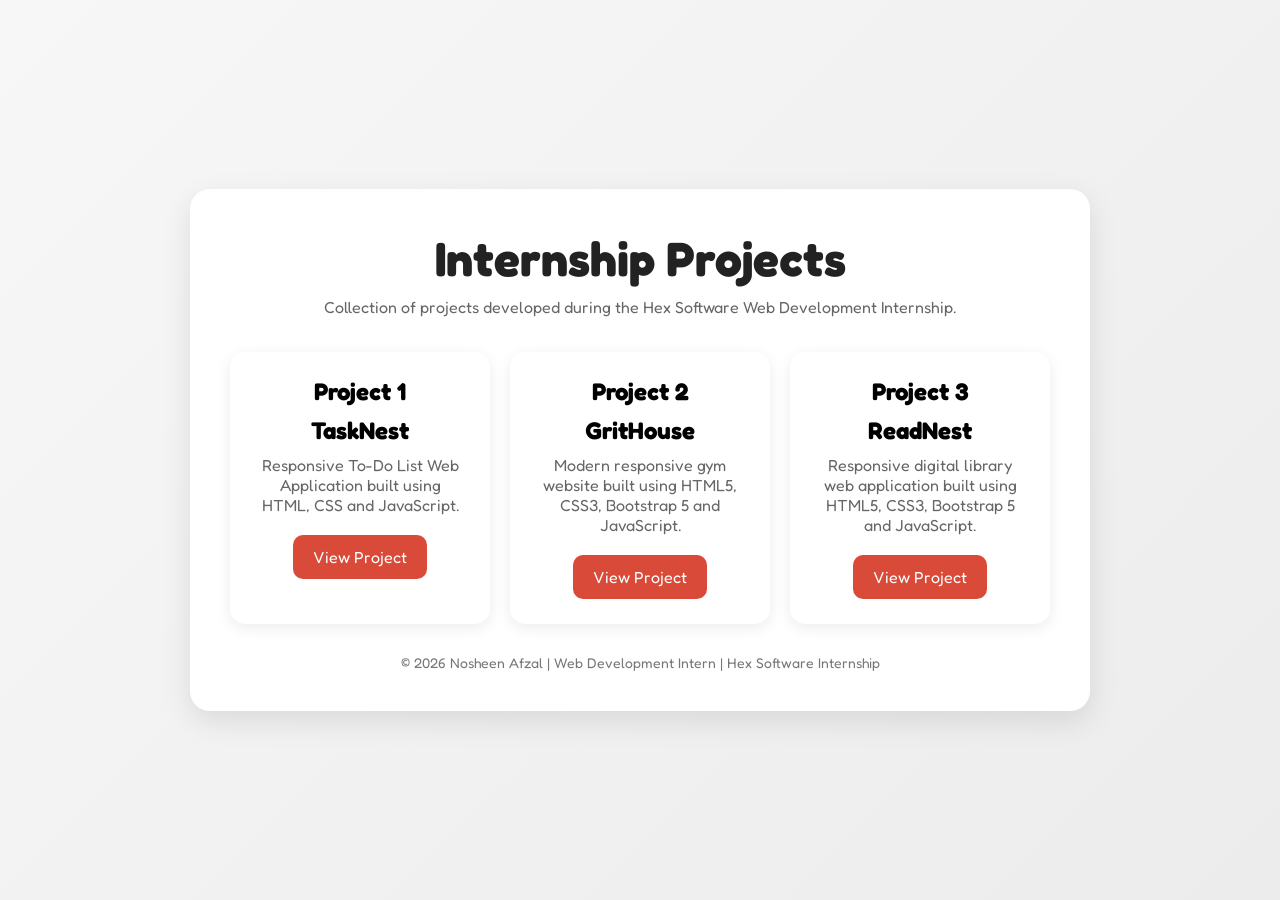
<file: index.html>
<!DOCTYPE html>
<html lang="en">
<head>
<meta charset="UTF-8">
<meta name="viewport" content="width=device-width, initial-scale=1.0">

<title>Hex Software Internship Projects</title>

<link href="https://fonts.googleapis.com/css2?family=Fredoka:wght@400;500;600;700&display=swap" rel="stylesheet">

<style>

*{
    margin:0;
    padding:0;
    box-sizing:border-box;
    font-family:'Fredoka',sans-serif;
}

body{
    min-height:100vh;

    display:flex;
    justify-content:center;
    align-items:center;

    background:linear-gradient(135deg,#f7f7f7,#ececec);

    padding:20px;
}

.container{
    width:100%;
    max-width:900px;

    text-align:center;

    background:white;

    padding:40px;

    border-radius:20px;

    box-shadow:0 10px 30px rgba(0,0,0,0.1);
}

h1{
    font-size:3rem;
    margin-bottom:10px;
    color:#222;
}

p{
    color:#666;
    margin-bottom:35px;
}

.projects{
    display:grid;
    grid-template-columns:repeat(auto-fit,minmax(250px,1fr));
    gap:20px;
}

.project-card{
    background:#fff;

    border-radius:15px;

    padding:25px;

    box-shadow:0 4px 15px rgba(0,0,0,0.08);

    transition:0.3s;
}

.project-card:hover{
    transform:translateY(-5px);
}

.project-card h2{
    margin-bottom:10px;
    color:black;
}

.project-card p{
    margin-bottom:20px;
}

.btn{
    display:inline-block;

    text-decoration:none;

    background:#d94a38;
    color:white;

    padding:12px 20px;

    border-radius:10px;

    transition:0.3s;
}

.btn:hover{
    background:#28a745;
}

.footer{
    margin-top:30px;
    color:#777;
    font-size:14px;
}

</style>
</head>

<body>

<div class="container">

    <h1>Internship Projects</h1>

    <p>
        Collection of projects developed during the
        Hex Software Web Development Internship.
    </p>

    <div class="projects">

        <!-- PROJECT 1 -->

        <div class="project-card">

             <h2>Project 1</h2>
            <h2>TaskNest</h2>

            <p>
                Responsive To-Do List Web Application
                built using HTML, CSS and JavaScript.
            </p>

            <a href="TaskNest/" class="btn">
                View Project
            </a>

        </div>

        <!-- PROJECT 2 -->

        <div class="project-card">

            <h2>Project 2</h2>
            <h2>GritHouse</h2>

            <p>
                Modern responsive gym website built using
                HTML5, CSS3, Bootstrap 5 and JavaScript.
            </p>

            <a href="Grithouse/" class="btn">
                View Project
            </a>

        </div>

        <!-- PROJECT 3 -->

        <div class="project-card">

    <h2>Project 3</h2>

    <h2>ReadNest</h2>

    <p>
        Responsive digital library web application built using
        HTML5, CSS3, Bootstrap 5 and JavaScript.
    </p>

    <a href="ReadNest/" class="btn">
        View Project
    </a>

</div>

    </div>

    <div class="footer">
        © 2026 Nosheen Afzal | Web Development Intern | Hex Software Internship
    </div>

</div>

</body>
</html>
</file>
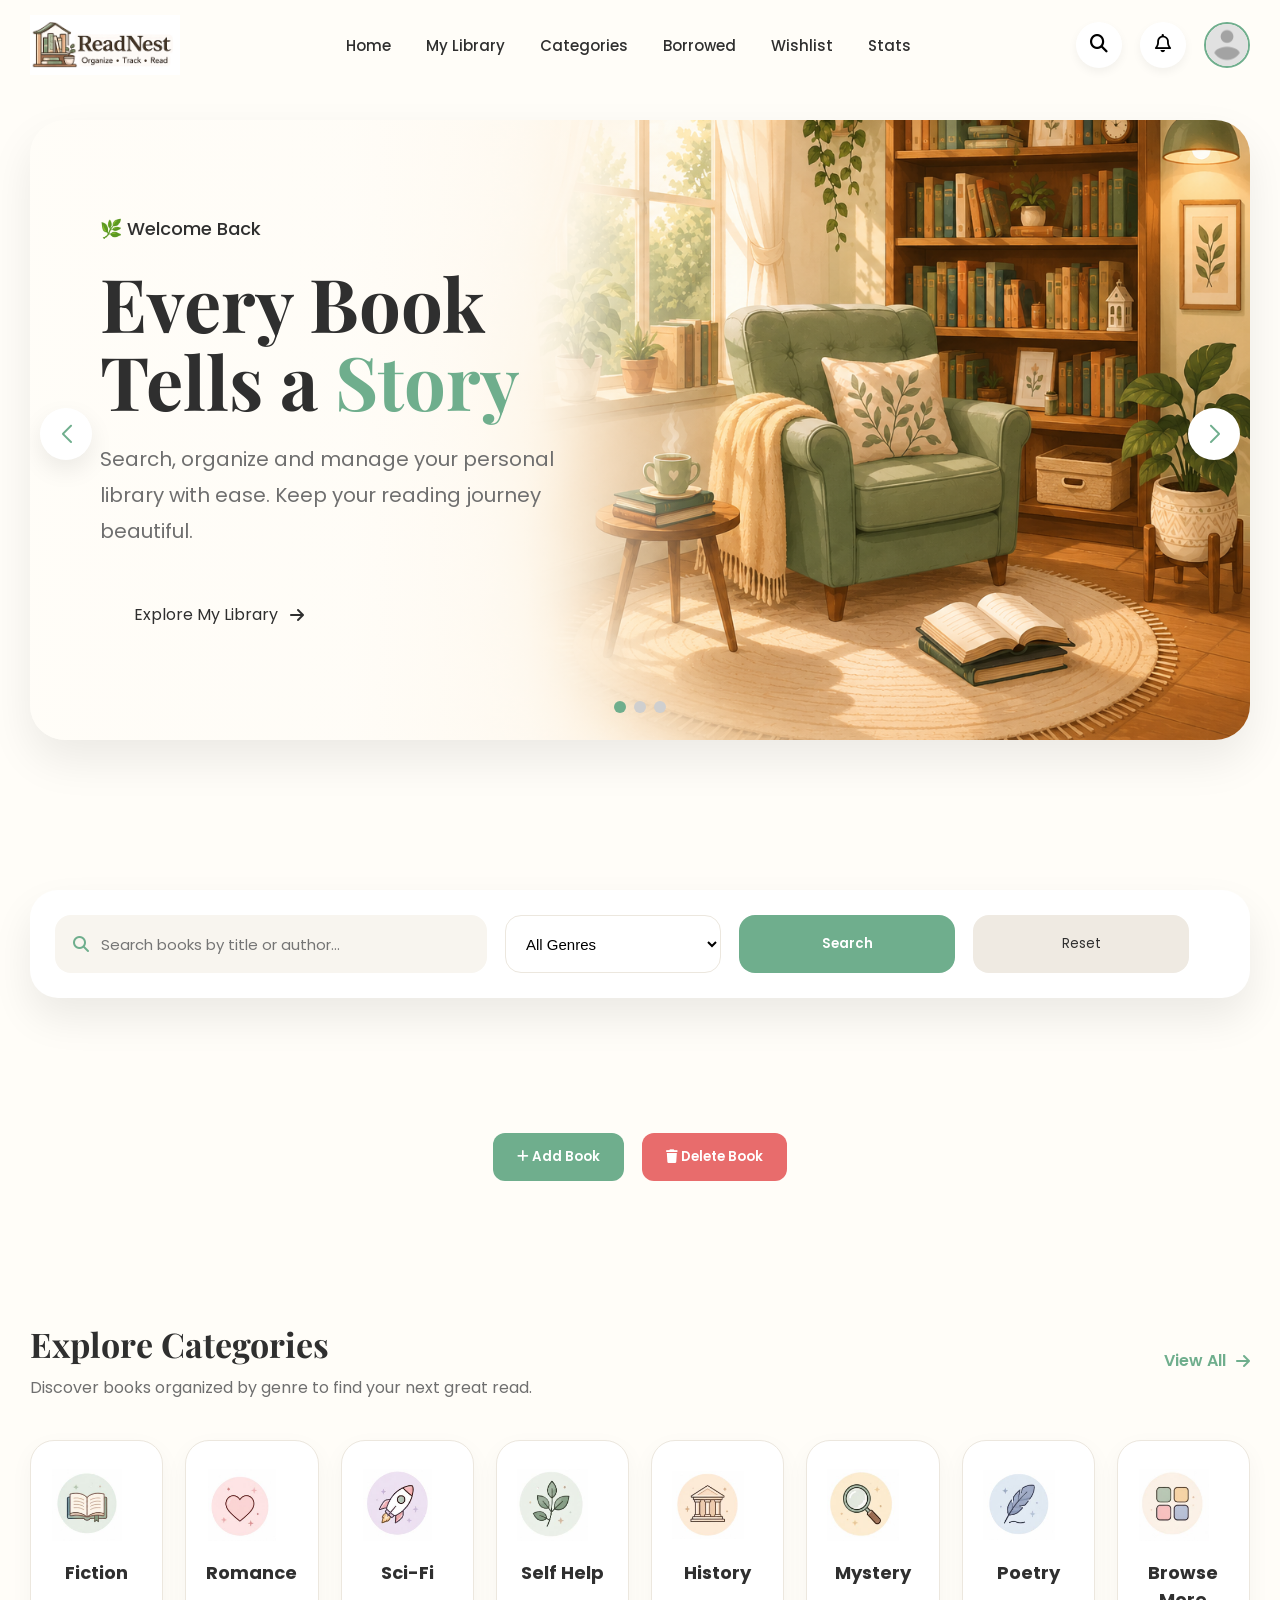
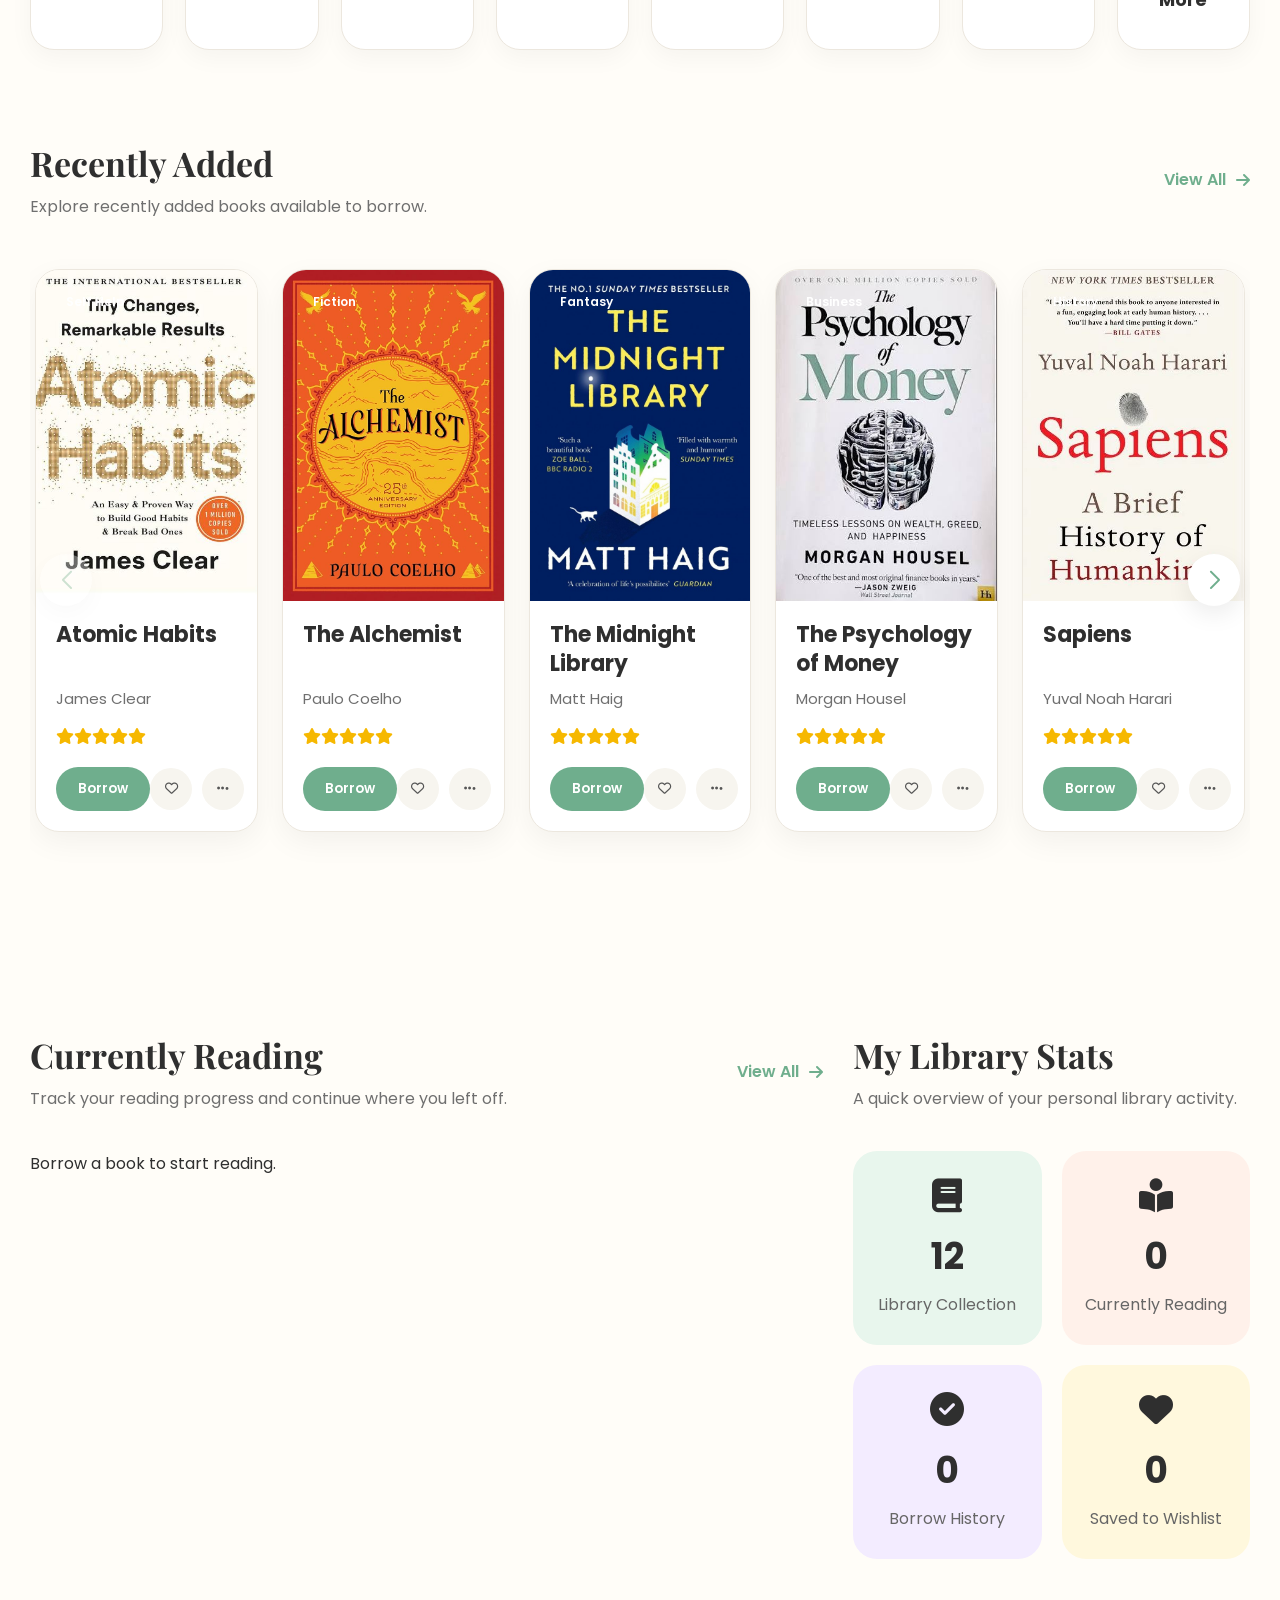
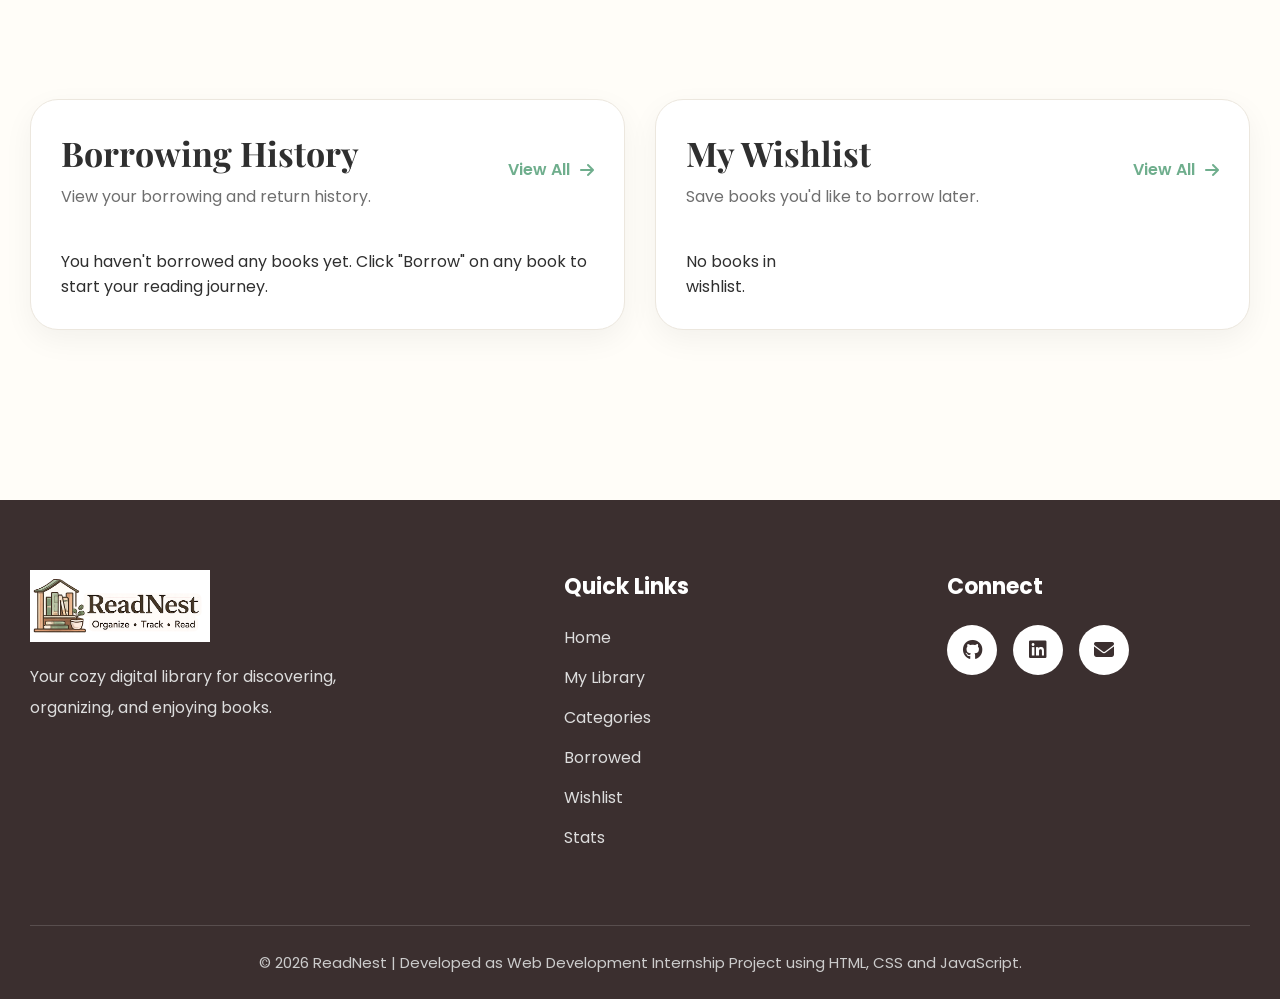
<file: ReadNest/index.html>
<!DOCTYPE html>
<html lang="en">

<head>

    <meta charset="UTF-8">

    <meta
        name="viewport"
        content="width=device-width, initial-scale=1.0">

    <title>ReadNest</title>

    <!-- Google Fonts -->

    <link rel="preconnect" href="https://fonts.googleapis.com">

    <link rel="preconnect"
        href="https://fonts.gstatic.com"
        crossorigin>

    <link
        href="https://fonts.googleapis.com/css2?family=Playfair+Display:wght@500;600;700&family=Poppins:wght@300;400;500;600;700&display=swap"
        rel="stylesheet">

    <!-- Font Awesome -->

    <link rel="stylesheet"
        href="https://cdnjs.cloudflare.com/ajax/libs/font-awesome/6.7.2/css/all.min.css">

    <!-- Swiper -->

    <link rel="stylesheet"
        href="https://cdn.jsdelivr.net/npm/swiper@11/swiper-bundle.min.css">

    <!-- CSS -->

    <link rel="stylesheet" href="css/variables.css">

    <link rel="stylesheet" href="css/style.css">

    <link rel="stylesheet" href="css/responsive.css">

    <link rel="stylesheet" href="css/animation.css">

</head>

<body>

    <!--==============================
            Loader
================================-->

    <div class="loader">

        <span></span>

    </div>

    <!--==============================
            Header
================================-->

    <header>

        <nav class="navbar container">

            <!-- Logo -->

            <a href="#home" class="logo">

                <img src="images/logo.png" alt="logo">

            </a>

            <!-- Desktop Menu -->

            <ul class="nav-links">

                <li><a class="active" href="#home">Home</a></li>

                <li><a href="#my-library">My Library</a></li>

                <li><a href="#categories">Categories</a></li>

                <li><a href="#borrowed">Borrowed</a></li>

                <li><a href="#wishlist">Wishlist</a></li>

                <li><a href="#stats">Stats</a></li>

            </ul>

            <!-- Icons -->

            <div class="nav-icons">

       <a href="#search">
<button>

    <i class="fa-solid fa-magnifying-glass"></i>

</button>
       </a>
                
<button>

                    <i class="fa-regular fa-bell"></i>

</button>

                <img
                    src="images/icons/avatar.png"
                    alt="profile">

                <button class="menu-btn">

                    <i class="fa-solid fa-bars"></i>

                </button>

            </div>

        </nav>

    </header>

    <!--==============================
        Mobile Sidebar
================================-->

    <aside class="sidebar">

        <button class="close-btn">

            <i class="fa-solid fa-xmark"></i>

        </button>

        <ul>

            <li><a href="#home">Home</a></li>

            <li><a href="#my-library">My Library</a></li>

            <li><a href="#categories">Categories</a></li>

            <li><a href="#borrowed">Borrowed</a></li>

            <li><a href="#wishlist">Wishlist</a></li>

            <li><a href="#stats">Stats</a></li>

        </ul>

    </aside>

    <!--==============================
            Hero
================================-->
<section class="hero" id="home">

    <div class="container">

        <div class="swiper heroSwiper">

            <div class="swiper-wrapper">

                <!-- Slide 1 -->
                <div class="swiper-slide">

                    <div class="hero-slide">

                        <img src="images/hero1.png" alt="Hero">

                        <div class="hero-overlay"></div>

                        <div class="hero-text">

                            <span class="welcome">
                                🌿 Welcome Back
                            </span>

                            <h1>
                                Every Book
                                <br>
                                Tells a
                                <span>Story</span>
                            </h1>

                            <p>
                                Search, organize and manage your personal library
                                with ease. Keep your reading journey beautiful.
                            </p>

                            <a href="#my-library" class="btn">
                                Explore My Library
                                <i class="fa-solid fa-arrow-right"></i>
                            </a>

                        </div>

                    </div>

                </div>

                <!-- Slide 2 -->
                <div class="swiper-slide">

                    <div class="hero-slide">

                        <img src="images/hero2.JPG" alt="Hero">

                        <div class="hero-overlay"></div>

                        <div class="hero-text">

                            <span class="welcome">
                                📚 Personal Library
                            </span>

                            <h1>
                                Organize
                                <br>
                                Your Reading
                            </h1>

                            <p>
                                Categorize books, track your reading progress,
                                manage borrowing history and wishlist.

                            </p>

                            <a href="#my-library" class="btn">
                                Browse Library
                                <i class="fa-solid fa-arrow-right"></i>
                            </a>

                        </div>

                    </div>

                </div>

                <!-- Slide 3 -->
                <div class="swiper-slide">

                    <div class="hero-slide">

                        <img src="images/hero3.png" alt="Hero">

                        <div class="hero-overlay"></div>

                        <div class="hero-text">

                            <span class="welcome">
                                ☕ Cozy Reading
                            </span>

                            <h1>
                                Build Your
                                <br>
                                Dream Library
                            </h1>

                            <p>

                                Save your favorite books, continue reading,
                                and discover your next adventure.

                            </p>

                            <a href="#my-library" class="btn">
                                Start Reading
                                <i class="fa-solid fa-arrow-right"></i>
                            </a>

                        </div>

                    </div>

                </div>

            </div>

            <div class="swiper-pagination"></div>

            <div class="swiper-button-next"></div>

            <div class="swiper-button-prev"></div>

        </div>

    </div>

</section>
    
    <!--==============================
        SEARCH & FILTER
================================-->

<section class="search-section" id="search">

    <div class="container">

        <div class="search-card">

            <div class="search-box">

                <i class="fa-solid fa-magnifying-glass"></i>

                <input
                    type="text"
                    id="searchInput"
                    placeholder="Search books by title or author...">

            </div>

            <select id="genreFilter">

                <option value="">All Genres</option>
                <option>Business</option>
                <option>Fantasy</option>
                <option>Fiction</option>
                <option>History</option>
                <option>Mystery</option>
                <option>Productivity</option>
                <option>Programming</option>
                <option>Self Help</option>

            </select>

            <button class="search-btn">

                Search

            </button>

            <button class="reset-btn">

                Reset

            </button>

        </div>

    </div>

</section>

<!-- Search Results -->

<section class="search-results" id="searchResultsSection">

    <div class="section-title">

        <h2>Search Results</h2>

    </div>

    <div class="swiper booksSwiperSearch">

        <div class="swiper-wrapper"

             id="searchResults">

        </div>

    </div>

</section>


<!-- Library Buttons -->

<div class="library-actions">

    <button class="action-btn">

        <i class="fa-solid fa-plus"></i>

        Add Book

    </button>

    <button class="action-btn delete">

        <i class="fa-solid fa-trash"></i>

        Delete Book

    </button>

</div>
<!--========================================
            Explore Categories
=========================================-->

<section class="categories section" id="categories">

    <div class="container">

        <div class="section-header">

            <div>

                <h2 class="section-title">Explore Categories</h2>

                <p>Discover books organized by genre to find your next great read.</p>

            </div>

            <a href="#" class="view-all">

                View All

                <i class="fa-solid fa-arrow-right"></i>

            </a>

        </div>

        <div class="categories-grid">

            <div class="category-card">

                <img src="images/categories/fiction.JPG" alt="">

                <h4>Fiction</h4>

            </div>

            <div class="category-card">

                <img src="images/categories/romance.JPG" alt="">

                <h4>Romance</h4>


            </div>

            <div class="category-card">

                <img src="images/categories/scifi.JPG" alt="">

                <h4>Sci-Fi</h4>

            </div>

            <div class="category-card">

                <img src="images/categories/self-help.JPG" alt="">

                <h4>Self Help</h4>

            </div>

            <div class="category-card">

                <img src="images/categories/history.JPG" alt="">

                <h4>History</h4>

            </div>

            <div class="category-card">

                <img src="images/categories/mystery.JPG" alt="">

                <h4>Mystery</h4>

            </div>

            <div class="category-card">

                <img src="images/categories/poetry.JPG" alt="">

                <h4>Poetry</h4>

            </div>

            <div class="category-card">

                <img src="images/categories/more.JPG" alt="">

                <h4>Browse More</h4>

            </div>

        </div>

    </div>

</section>

<!--========================================
            Recently Added Books
=========================================-->

<section class="recent-books section" id="my-library">

    <div class="container">

        <div class="section-header">

            <div>

                <h2 class="section-title">Recently Added</h2>

                <p>Explore recently added books available to borrow.</p>

            </div>

            <a href="#" class="view-all">

                View All

                <i class="fa-solid fa-arrow-right"></i>

            </a>

        </div>

        <div class="swiper booksSwiper">

            <div class="swiper-wrapper" id="booksContainer">

                <!-- JavaScript will create cards here -->

            </div>

            <div class="swiper-button-next books-next"></div>

            <div class="swiper-button-prev books-prev"></div>

        </div>

    </div>

</section>

<!--========================================
        Reading Dashboard
=========================================-->

<section class="reading-dashboard section" id="stats">

    <div class="container">

        <div class="dashboard-grid">

            <!-- Currently Reading -->

            <div class="currently-reading">

                <div class="section-header">

                    <div>

                        <h2 class="section-title">Currently Reading</h2>

                        <p>Track your reading progress and continue where you left off.</p>

                    </div>

                    <a href="#my-library" class="view-all">

                        View All

                        <i class="fa-solid fa-arrow-right"></i>

                    </a>

                </div>

                <div class="reading-list" id="readingList">

                </div>

            </div>


            <!-- Library Stats -->

            <div class="library-stats">

                <div class="section-header">

                    <div>

                        <h2 class="section-title">My Library Stats</h2>

                        <p>A quick overview of your personal library activity.</p>

                    </div>

                </div>

                <div class="stats-grid">
<div class="stat-card green">
    <i class="fa-solid fa-book"></i>
    <h3 id="totalBooks"></h3>
    <span>Library Collection</span>
</div>

<div class="stat-card peach">
    <i class="fa-solid fa-book-open-reader"></i>
    <h3 id="readingCount">0</h3>
    <span>Currently Reading</span>
</div>

<div class="stat-card purple">
    <i class="fa-solid fa-circle-check"></i>
    <h3 id="historyCount"></h3>
    <span>Borrow History</span>
</div>

<div class="stat-card yellow">
    <i class="fa-solid fa-heart"></i>
    <h3 id="wishlistCount">5</h3>
    <span>Saved to Wishlist</span>
</div>

                </div>

            </div>

        </div>

    </div>

</section>

<!--========================================
        Borrowing & Wishlist
=========================================-->

<section class="borrow-section section" id="borrowed">

    <div class="container">

        <div class="borrow-grid">

            <!-- Borrow History -->

            <div class="borrow-history">

                <div class="section-header">

                    <div>

                        <h2 class="section-title">
                            Borrowing History
                        </h2>

                        <p>View your borrowing and return history.</p>

                    </div>

                    <a href="#" class="view-all">

                        View All

                        <i class="fa-solid fa-arrow-right"></i>

                    </a>

                </div>

                <div id="borrowHistory">

                </div>

            </div>


            <!-- Wishlist -->

            <div class="wishlist" id="wishlist">

                <div class="section-header">

                    <div>

                        <h2 class="section-title">

                            My Wishlist

                        </h2>

                        <p>Save books you'd like to borrow later.</p>

                    </div>

                    <a href="#" class="view-all">

                        View All

                        <i class="fa-solid fa-arrow-right"></i>

                    </a>

                </div>

                <div class="wishlist-grid" id="wishlistGrid">

                </div>

            </div>

        </div>

    </div>

</section>

<footer class="footer">

    <div class="container">

        <div class="footer-content">

            <div class="footer-brand">

                <a href="#home" class="logo">

                <img src="images/logo.png" alt="logo">

            </a>

                <p>
                    Your cozy digital library for discovering, organizing, and enjoying books.
                </p>

            </div>

            <div class="footer-links">

                <h4>Quick Links</h4>

            <a href="#home">Home</a>

            <a href="#my-library">My Library</a>

            <a href="#categories">Categories</a>

            <a href="#borrowed">Borrowed</a>

            <a href="#wishlist">Wishlist</a>

            <a href="#stats">Stats</a>

            </div>

            <div class="footer-social">

    <h4>Connect</h4>

    <div class="social-icons">

        <a href="#"><i class="fa-brands fa-github"></i></a>

        <a href="#"><i class="fa-brands fa-linkedin"></i></a>

        <a href="#"><i class="fa-solid fa-envelope"></i></a>

    </div>

</div>

        </div>

        <div class="footer-bottom">

           <p>
© 2026 ReadNest | Developed as Web Development Internship Project using HTML, CSS and JavaScript.
</p>

        </div>

    </div>

</footer>
   <script src="https://cdn.jsdelivr.net/npm/swiper@11/swiper-bundle.min.js"></script>

<script src="js/slider.js"></script>
<script src="js/app.js"></script>

</body>

</html>
</file>
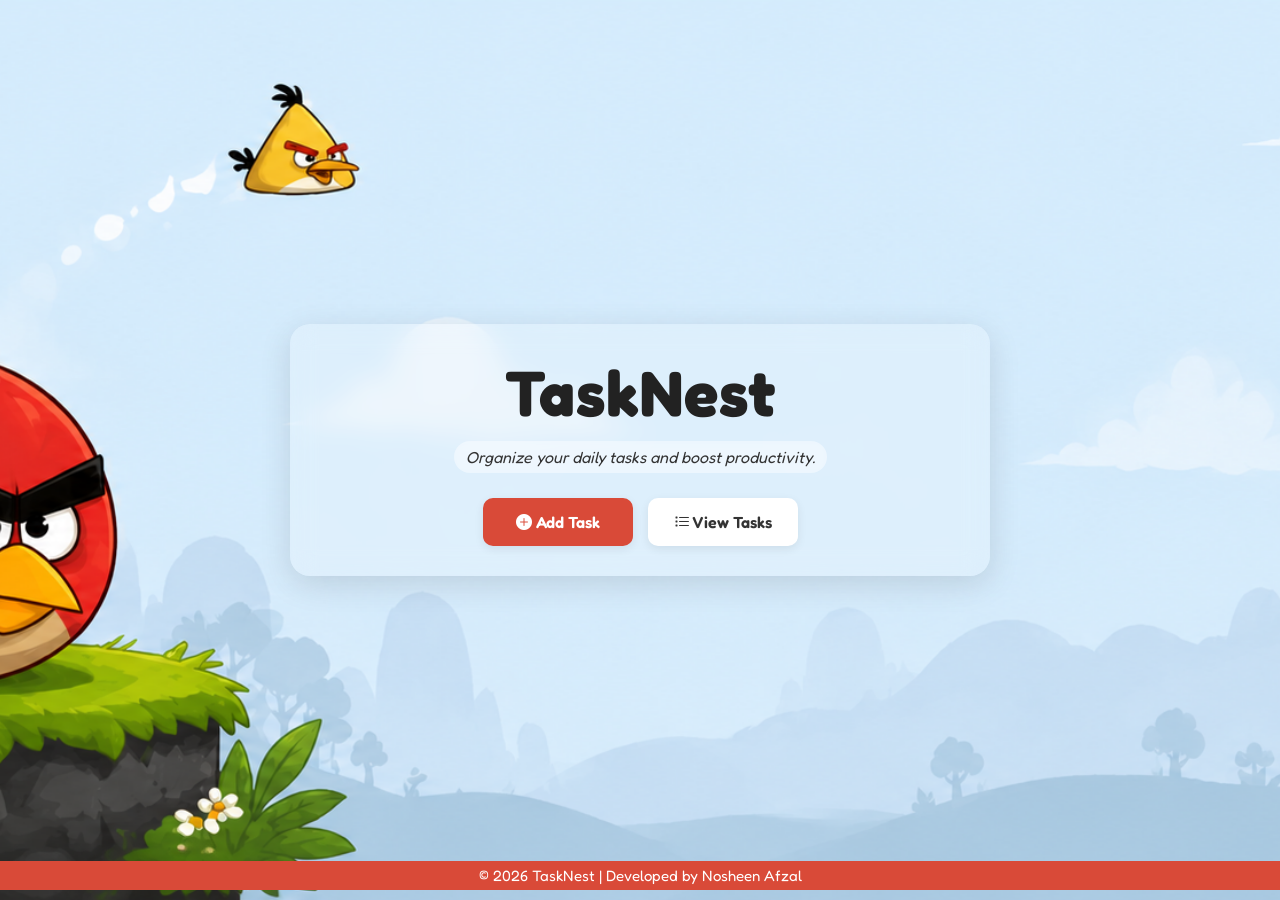
<file: TaskNest/index.html>
<!DOCTYPE html>
<html>
<head>
    <meta name="viewport" content="width=device-width, initial-scale=1.0">
    <title>TaskNest</title>

    <link rel="stylesheet" href="style.css">
<link rel="stylesheet" href="https://cdn.jsdelivr.net/npm/bootstrap-icons@1.11.3/font/bootstrap-icons.min.css">
    <link rel="stylesheet"
    href="https://cdnjs.cloudflare.com/ajax/libs/font-awesome/6.5.1/css/all.min.css">
<link href="https://fonts.googleapis.com/css2?family=Fredoka:wght@300;400;500;600;700&display=swap" rel="stylesheet">
</head>
<body>

<section class="home-page">

    <div class="home-content">

        <h1>TaskNest</h1>

        <p><i>Organize your daily tasks and boost productivity.</i></p>

        <div class="buttons">

            <a href="add-task.html" class="btn red">
                <i class="bi bi-plus-circle-fill"></i>
                Add Task
            </a>

            <a href="tasks.html" class="btn white">
                <i class="bi bi-list-task"></i>
                View Tasks
            </a>

        </div>

    </div>

    <footer class="footer">
        © 2026 TaskNest | Developed by Nosheen Afzal
    </footer>

</section>

</body>
</html>
</file>
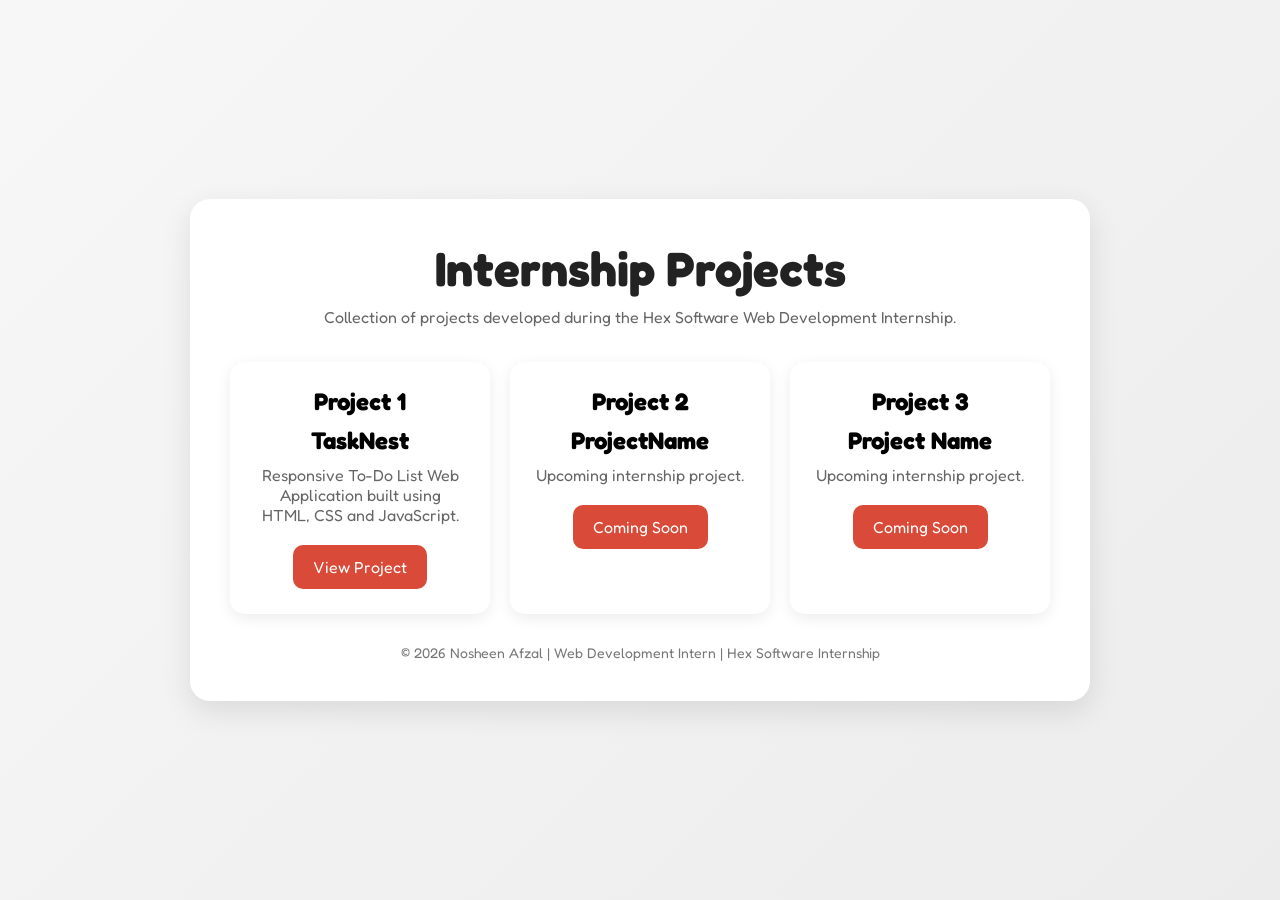
<file: P-Hub.html>
<!DOCTYPE html>
<html lang="en">
<head>
<meta charset="UTF-8">
<meta name="viewport" content="width=device-width, initial-scale=1.0">

<title>Hex Software Internship Projects</title>

<link href="https://fonts.googleapis.com/css2?family=Fredoka:wght@400;500;600;700&display=swap" rel="stylesheet">

<style>

*{
    margin:0;
    padding:0;
    box-sizing:border-box;
    font-family:'Fredoka',sans-serif;
}

body{
    min-height:100vh;

    display:flex;
    justify-content:center;
    align-items:center;

    background:linear-gradient(135deg,#f7f7f7,#ececec);

    padding:20px;
}

.container{
    width:100%;
    max-width:900px;

    text-align:center;

    background:white;

    padding:40px;

    border-radius:20px;

    box-shadow:0 10px 30px rgba(0,0,0,0.1);
}

h1{
    font-size:3rem;
    margin-bottom:10px;
    color:#222;
}

p{
    color:#666;
    margin-bottom:35px;
}

.projects{
    display:grid;
    grid-template-columns:repeat(auto-fit,minmax(250px,1fr));
    gap:20px;
}

.project-card{
    background:#fff;

    border-radius:15px;

    padding:25px;

    box-shadow:0 4px 15px rgba(0,0,0,0.08);

    transition:0.3s;
}

.project-card:hover{
    transform:translateY(-5px);
}

.project-card h2{
    margin-bottom:10px;
    color:black;
}

.project-card p{
    margin-bottom:20px;
}

.btn{
    display:inline-block;

    text-decoration:none;

    background:#d94a38;
    color:white;

    padding:12px 20px;

    border-radius:10px;

    transition:0.3s;
}

.btn:hover{
    background:#28a745;
}

.footer{
    margin-top:30px;
    color:#777;
    font-size:14px;
}

</style>
</head>

<body>

<div class="container">

    <h1>Internship Projects</h1>

    <p>
        Collection of projects developed during the
        Hex Software Web Development Internship.
    </p>

    <div class="projects">

        <!-- PROJECT 1 -->

        <div class="project-card">

             <h2>Project 1</h2>
            <h2>TaskNest</h2>

            <p>
                Responsive To-Do List Web Application
                built using HTML, CSS and JavaScript.
            </p>

            <a href="TaskNest/" class="btn">
                View Project
            </a>

        </div>

        <!-- PROJECT 2 -->

        <div class="project-card">

            <h2>Project 2</h2>
            <h2>ProjectName</h2>

            <p>
                Upcoming internship project.
            </p>

            <a href="#" class="btn">
                Coming Soon
            </a>

        </div>

        <!-- PROJECT 3 -->

        <div class="project-card">

            <h2>Project 3</h2>
            <h2>Project Name</h2>

            <p>
                Upcoming internship project.
            </p>

            <a href="#" class="btn">
                Coming Soon
            </a>

        </div>

    </div>

    <div class="footer">
        © 2026 Nosheen Afzal | Web Development Intern | Hex Software Internship
    </div>

</div>

</body>
</html>
</file>
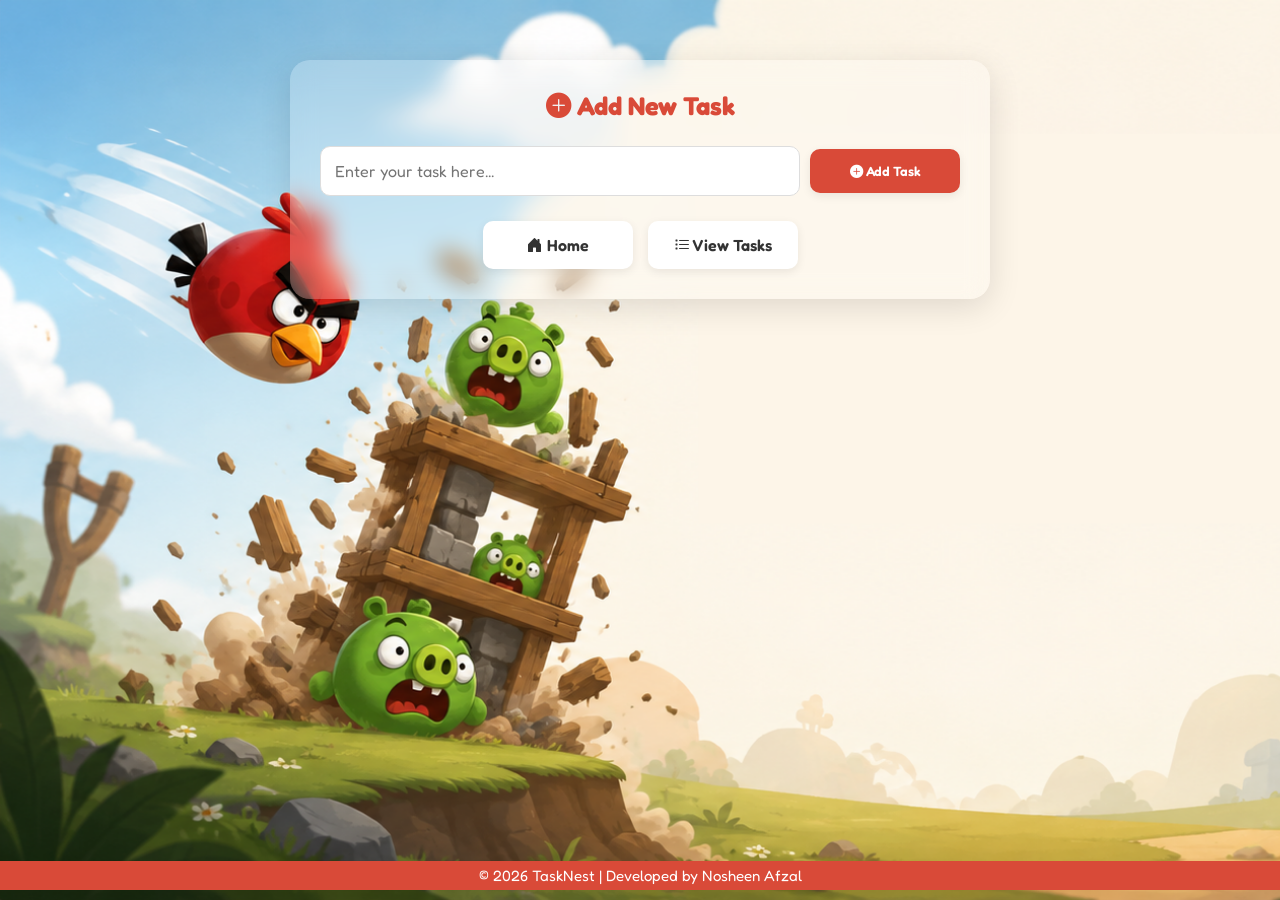
<file: TaskNest/add-task.html>
<!DOCTYPE html>
<html>
<head>
    <meta name="viewport" content="width=device-width, initial-scale=1.0">
    <title>TaskNest - Add Task</title>

    <link rel="stylesheet" href="style.css">
<link rel="stylesheet" href="https://cdn.jsdelivr.net/npm/bootstrap-icons@1.11.3/font/bootstrap-icons.min.css">
    <link rel="stylesheet"
    href="https://cdnjs.cloudflare.com/ajax/libs/font-awesome/6.5.1/css/all.min.css">
<link href="https://fonts.googleapis.com/css2?family=Fredoka:wght@300;400;500;600;700&display=swap" rel="stylesheet">
</head>
<body>

<section class="add-page">

    <div class="container">

        <h2>
            <i class="bi bi-plus-circle-fill"></i>
            Add New Task
        </h2>

        <div class="task-form">

            <input
                type="text"
                id="taskInput"
                placeholder="Enter your task here..."
            >

            <button onclick="addTask()">
                <i class="bi bi-plus-circle-fill"></i>
                Add Task
            </button>

        </div>
        <p id="message" class="message"></p>

     <div class="nav-buttons">

    <a href="index.html" class="home-btn">
        <i class="bi bi-house-door-fill"></i>
        Home
    </a>

    <a href="tasks.html" class="view-btn">
        <i class="bi bi-list-task"></i>
        View Tasks
    </a>

</div>

    </div>

    <footer class="footer">
        © 2026 TaskNest | Developed by Nosheen Afzal
    </footer>


</section>

<script src="script.js"></script>

</body>
</html>
</file>
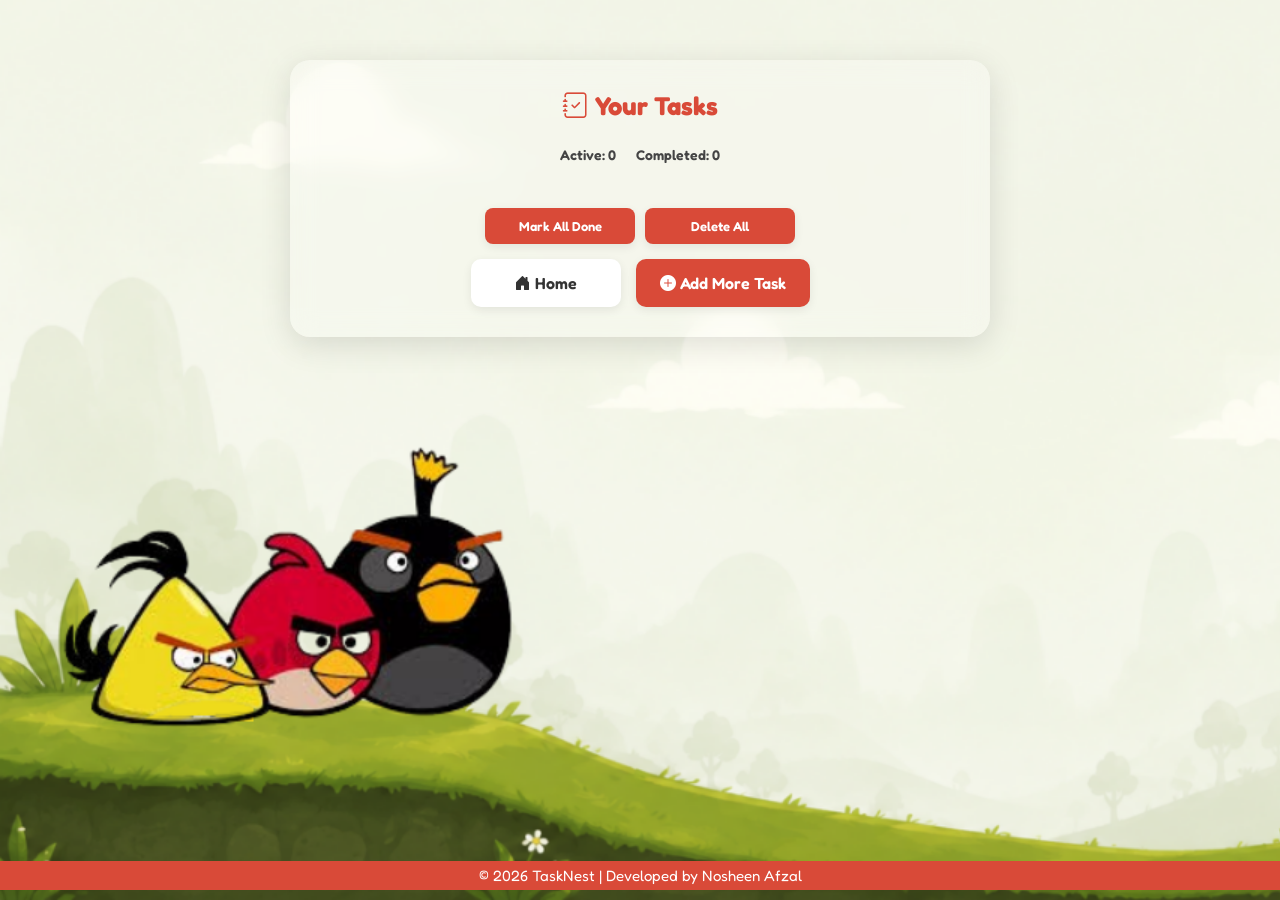
<file: TaskNest/tasks.html>
<!DOCTYPE html>
<html>
<head>
    <meta name="viewport" content="width=device-width, initial-scale=1.0">
    <title>Your Tasks</title>

    <link rel="stylesheet" href="style.css">
<link rel="stylesheet" href="https://cdn.jsdelivr.net/npm/bootstrap-icons@1.11.3/font/bootstrap-icons.min.css">
    <link rel="stylesheet"
    href="https://cdnjs.cloudflare.com/ajax/libs/font-awesome/6.5.1/css/all.min.css">
<link href="https://fonts.googleapis.com/css2?family=Fredoka:wght@300;400;500;600;700&display=swap" rel="stylesheet">
</head>
<body>

<section class="tasks-page">

    <div class="container">

        <h2>
            <i class="bi bi-journal-check"></i>
            Your Tasks
        </h2>

        <div class="task-stats">
    <p id="activeCount">Active: 0</p>
    <p id="doneCount">Completed: 0</p>
</div>

<div class="bulk-actions">

    <button onclick="markAllDone()">Mark All Done</button>

    <button onclick="deleteAllTasks()">Delete All</button>

</div>
        <ul id="taskList"></ul>

    <div class="nav-buttons">

    <a href="index.html" class="home-btn">
        <i class="bi bi-house-door-fill"></i>
        Home
    </a>

    <a href="add-task.html" class="add-more">
        <i class="bi bi-plus-circle-fill"></i>
        Add More Task
    </a>

</div>

    </div>

    <footer class="footer">
       © 2026 TaskNest | Developed by Nosheen Afzal
    </footer>


</section>

<script src="script.js"></script>

</body>
</html>
</file>
<file: ReadNest/css/variables.css>
:root{

    /*=========================
        COLORS
    =========================*/

    --primary:#6FAE8D;
    --primary-dark:#5A9778;
    --secondary:#F4A88B;

    --bg:#FFFDF8;
    --bg-light:#F8F5EF;

    --white:#ffffff;

    --text:#2F2F2F;
    --text-light:#6F6F6F;

    --border:#ECE7DE;

    --success:#5CB85C;
    --warning:#F0AD4E;
    --danger:#E57373;

    /*=========================
        TYPOGRAPHY
    =========================*/

    --heading-font:"Playfair Display", serif;
    --body-font:"Poppins", sans-serif;

    --fs-12:12px;
    --fs-14:14px;
    --fs-16:16px;
    --fs-18:18px;
    --fs-20:20px;
    --fs-24:24px;
    --fs-28:28px;
    --fs-36:36px;
    --fs-42:42px;
    --fs-56:56px;

    /*=========================
        FONT WEIGHTS
    =========================*/

    --fw-300:300;
    --fw-400:400;
    --fw-500:500;
    --fw-600:600;
    --fw-700:700;

    /*=========================
        SPACING
    =========================*/

    --section-padding:100px;

    --gap-10:10px;
    --gap-15:15px;
    --gap-20:20px;
    --gap-25:25px;
    --gap-30:30px;
    --gap-40:40px;

    /*=========================
        BORDER RADIUS
    =========================*/

    --radius-sm:10px;
    --radius-md:16px;
    --radius-lg:20px;
    --radius-xl:28px;
    --radius-circle:50%;

    /*=========================
        SHADOWS
    =========================*/

    --shadow-sm:0 4px 10px rgba(0,0,0,.05);

    --shadow-md:0 10px 25px rgba(0,0,0,.08);

    --shadow-lg:0 18px 40px rgba(0,0,0,.12);

    /*=========================
        TRANSITIONS
    =========================*/

    --transition:.3s ease;

    /*=========================
        CONTAINER
    =========================*/
--container:1400px;

/*=========================
    NAVBAR
=========================*/

--navbar-height:90px;

/*=========================
    FOOTER
=========================*/

--footer-bg:#3B2F2F;
--footer-text:#F8F5EF;

/*=========================
    GRADIENTS
=========================*/

--primary-gradient:linear-gradient(135deg,#6FAE8D,#5A9778);

--hero-overlay:linear-gradient(
90deg,
rgba(255,253,248,.92) 0%,
rgba(255,253,248,.70) 40%,
rgba(255,253,248,.15) 100%
);

/*=========================
    Z INDEX
=========================*/

--z-loader:9999;
--z-navbar:999;
--z-sidebar:1000;
--z-modal:2000;

/*=========================
    BORDER
=========================*/

--border-light:1px solid var(--border);

/*=========================
    HOVER
=========================*/

--hover-scale:1.04;

/*=========================
    MAX WIDTHS
=========================*/

--hero-content:480px;

--section-width:1200px;

/*=========================
    HEADER
=========================*/

--header-shadow:0 10px 30px rgba(0,0,0,.06);

/*=========================
    BUTTON
=========================*/

--button-height:50px;
}
</file>
<file: ReadNest/css/style.css>
*{
    margin:0;
    padding:0;
    box-sizing:border-box;
}

html{
    scroll-behavior:smooth;
}

body{

    font-family:var(--body-font);

    background:var(--bg);

    color:var(--text);

    overflow-x:hidden;

}

img{

    display:block;

    width:100%;

}

a{

    text-decoration:none;

    color:inherit;

}

ul{

    list-style:none;

}

button{

    border:none;

    outline:none;

    cursor:pointer;

    background:none;

    font-family:inherit;

}

input{

    outline:none;

    font-family:inherit;

}

.container{

    max-width:var(--container);

    margin:auto;

    padding-inline:30px;

}

section{

    padding:var(--section-padding) 0;

}

/*==================================================
                    LOADER
==================================================*/

.loader{
    position: fixed;
    inset: 0;
    background: var(--bg);
    display:flex;
    justify-content:center;
    align-items:center;
    z-index:9999;
}

.loader span{
    width:60px;
    height:60px;
    border:5px solid var(--border);
    border-top:5px solid var(--primary);
    border-radius:50%;
    animation:spin 1s linear infinite;
}

/*==================================================
                    HEADER
==================================================*/

header{
    position:fixed;
    top:0;
    left:0;
    width:100%;
    z-index:1000;
    transition:.35s;
}

header.scrolled{

    background:rgba(255,253,248,.85);

    backdrop-filter:blur(18px);

    box-shadow:var(--shadow-sm);

}

/*==================================================
                    NAVBAR
==================================================*/

.navbar{

    height:90px;

    display:flex;

    justify-content:space-between;

    align-items:center;

}

/*=========================
LOGO
=========================*/

.logo{

    display:flex;

    align-items:center;

}

.logo img{

    height:60px;

    width:auto;

    transition:.3s;

}

.logo:hover img{

    transform:scale(1.03);

}

/*==================================================
                NAV LINKS
==================================================*/

.nav-links{

    display:flex;

    align-items:center;

    gap:35px;

}

.nav-links a{

    position:relative;

    font-size:15px;

    font-weight:500;

    transition:var(--transition);

}

.nav-links a:hover{

    color:var(--primary);

}

.nav-links a.active{

    color:var(--primary);

}

.nav-links a::after{

    content:"";

    position:absolute;

    left:0;

    bottom:-8px;

    width:0;

    height:2px;

    background:var(--primary);

    transition:.3s;

}

.nav-links a:hover::after,

.nav-links a.active::after{

    width:100%;

}

/*==================================================
                NAV ICONS
==================================================*/

.nav-icons{

    display:flex;

    align-items:center;

    gap:18px;

}

.nav-icons button{

    width:46px;

    height:46px;

    border-radius:50%;

    background:white;

    box-shadow:var(--shadow-sm);

    transition:.3s;

}

.nav-icons button:hover{

    background:var(--primary);

    color:white;

    transform:translateY(-3px);

}

.nav-icons i{

    font-size:18px;

}

.nav-icons img{

    width:46px;

    height:46px;

    border-radius:50%;

    object-fit:cover;

    border:2px solid var(--primary);

    cursor:pointer;

}

.menu-btn{

    display:none;

}
/*==============================
        ACTIVE NAV LINK
==============================*/

.nav-links a,
.sidebar a{

    position:relative;

    transition:.3s;

}

.nav-links a.active,
.sidebar a.active{

    color:var(--primary);

    font-weight:600;

}

.nav-links a.active::after,
.sidebar a.active::after{

    content:"";

    position:absolute;

    left:0;

    bottom:-8px;

    width:100%;

    height:3px;

    border-radius:10px;

    background:var(--primary);

}
/*==================================================
                MOBILE SIDEBAR
==================================================*/

.sidebar{

    position:fixed;

    top:0;

    left:-320px;

    width:280px;

    height:100vh;

    background:white;

    box-shadow:var(--shadow-lg);

    transition:.4s;

    z-index:2000;

    padding:40px 30px;

}

.sidebar.active{

    left:0;

}

.close-btn{

    margin-left:auto;

    display:block;

    font-size:26px;

}

.sidebar ul{

    margin-top:50px;

}

.sidebar li{

    margin-bottom:28px;

}

.sidebar a{

    font-size:18px;

    font-weight:500;

}

.sidebar a:hover{

    color:var(--primary);

}

/*==================================
            HERO
==================================*/

.hero{

    padding:120px 0;

}

.heroSwiper{

    border-radius:35px;
    overflow:hidden;
    box-shadow:0 20px 45px rgba(0,0,0,.08);

}

.hero-slide{

    position:relative;
    height:620px;
    display:flex;
    align-items:center;

}

.hero-slide img{

    position:absolute;
    inset:0;
    width:100%;
    height:100%;
    object-fit:cover;

}

.hero-overlay{

    position:absolute;
    inset:0;
    width:58%;
    background:linear-gradient(
        to right,
        rgba(255,253,248,.98) 0%,
        rgba(255,253,248,.95) 45%,
        rgba(255,253,248,.70) 70%,
        rgba(255,253,248,0) 100%
    );
    z-index:2;

}

.hero-text{

    position:relative;
    z-index:5;

    max-width:470px;

    margin-left:70px;

    transform:none !important;

    opacity:1 !important;

    transition:none !important;

}

.hero-text h1{

    font-family:var(--heading-font);
    font-size:74px;
    line-height:1.05;
    margin:22px 0;

}

.hero-text h1 span{

    color:var(--primary);

}

.hero-text p{

    font-size:20px;
    line-height:1.8;
    color:var(--text-light);
    margin-bottom:35px;

}

.welcome{

    display:inline-flex;
    align-items:center;
    gap:8px;

    font-size:18px;
    font-weight:500;

}

.btn{

    display:inline-flex;
    align-items:center;
    gap:12px;

}
/*==================================================
            SWIPER BUTTONS
==================================================*/

.swiper-button-next,

.swiper-button-prev{

    width:52px!important;

    height:52px!important;

    background:white;

    border-radius:50%;

    box-shadow:var(--shadow-md);

}

.swiper-button-next::after,

.swiper-button-prev::after{

    font-size:18px!important;

    color:var(--primary);

    font-weight:bold;

}

.swiper-pagination{

    bottom:20px!important;

}

.swiper-pagination-bullet{

    width:12px;

    height:12px;

    background:#cfcfcf;

    opacity:1;

}

.swiper-pagination-bullet-active{

    background:var(--primary);

}

/*==================================================
            SEARCH SECTION
==================================================*/

.search-section{

    margin-top:-70px;

    position:relative;

    z-index:100;

}

.search-card{

    background:white;

    border-radius:28px;

    padding:25px;

    box-shadow:0 20px 40px rgba(0,0,0,.08);

    display:grid;

    grid-template-columns:2fr 1fr 1fr 1fr auto auto;

    gap:18px;

}

.search-box{

    display:flex;

    align-items:center;

    background:var(--bg-light);

    border-radius:16px;

    padding:0 18px;

    height:58px;

}

.search-box i{

    color:var(--primary);

    margin-right:12px;

}

.search-box input{

    width:100%;

    border:none;

    background:none;

    font-size:15px;

}

.search-card select{

    height:58px;

    border:1px solid var(--border);

    border-radius:16px;

    padding:0 16px;

    background:var(--white);

    font-size:15px;

    cursor:pointer;

}
.btn{

display:inline-flex;

align-items:center;

gap:12px;

padding:18px 34px;

}

.search-btn{

    height:58px;

    padding:0 28px;

    border-radius:16px;

    background:var(--primary);

    color:white;

    font-weight:600;

    transition:.3s;

}

.search-btn:hover{

    background:var(--primary-dark);

}

.reset-btn{

    height:58px;

    padding:0 24px;

    border-radius:16px;

    background:#EFEAE2;

    color:var(--text);

    transition:.3s;

}

.reset-btn:hover{

    background:#E4DDD2;

}

/*========================================
        SECTION HEADER
=========================================*/

.section{

    padding:70px 0;

}

.section-header{

    display:flex;

    justify-content:space-between;

    align-items:center;

    margin-bottom:40px;

}

.section-title{

    font-size:34px;

    font-family:var(--heading-font);

    margin-bottom:8px;

}

.section-header p{

    color:var(--text-light);

}

.view-all{

    display:flex;

    align-items:center;

    gap:10px;

    color:var(--primary);

    font-weight:600;

}

.view-all:hover{

    gap:14px;

}


/*========================================
        CATEGORY GRID
=========================================*/

.categories-grid{

    display:grid;

    grid-template-columns:repeat(8,1fr);

    gap:22px;

}

.category-card{

    background:#fff;

    border:1px solid var(--border);

    border-radius:24px;

    padding:28px 20px;

    text-align:center;

    cursor:pointer;

    transition:.35s;

    box-shadow:0 8px 25px rgba(0,0,0,.04);

}

.category-card:hover{

    transform:translateY(-8px);

    border-color:var(--primary);

    box-shadow:0 18px 35px rgba(0,0,0,.08);

}

.category-card img{

    width:72px;

    height:72px;

    object-fit:contain;

    margin-bottom:18px;

    transition:.35s;

}

.category-card:hover img{

    transform:scale(1.08);

}

.category-card h4{

    font-size:18px;

    margin-bottom:8px;

}

.category-card span{

    font-size:14px;

    color:var(--text-light);

}

/*========================================
        RECENT BOOKS
=========================================*/

.recent-books{

    padding-top:20px;

}

.booksSwiper{

    position:relative;

    overflow:hidden;

    padding:10px 5px 60px;

}

.booksSwiper .swiper-slide{

    height:auto;

    display:flex;

}

/*========================================
        BOOK CARD
=========================================*/
.book-card{

    background:#fff;
    border-radius:24px;
    border:1px solid var(--border);
    box-shadow:0 10px 30px rgba(0,0,0,.05);

    overflow:hidden;

    display:flex;
    flex-direction:column;

    height:100%;

    transition:.35s;

}

.book-card:hover{

    transform:translateY(-10px);
    box-shadow:0 20px 40px rgba(0,0,0,.10);

}

.book-cover{

    position:relative;

    width:100%;

    aspect-ratio:2/3;

    overflow:hidden;

    background:#f7f5ef;

}

.book-cover img{

    width:100%;

    height:100%;

    object-fit:cover;

    transition:.45s;

}

.book-card:hover .book-cover img{

    transform:scale(1.08);

}

.genre-badge{

position:absolute;

top:16px;

left:16px;

padding:7px 14px;

border-radius:30px;

font-size:12px;

font-weight:600;

color:#fff;

}

.genre-badge[data-genre="Fiction"]{
background:#67b37f;
}

.genre-badge[data-genre="Fantasy"]{
background:#bf8ef5;
}

.genre-badge[data-genre="History"]{
background:#F4A261;
}

.genre-badge[data-genre="Business"]{
background:#5EA8FF;
}

.genre-badge[data-genre="Programming"]{
background:#7E57C2;
}

.genre-badge[data-genre="Self Help"]{
background:#63C7A4;
}

.genre-badge[data-genre="Productivity"]{
background:#F6C445;
}

.genre-badge[data-genre="Mystery"]{
background:#F47C7C;
}
.book-content{

    display:flex;

    flex-direction:column;

    flex:1;

    padding:20px;

}

.book-title{

    font-size:22px;
    font-weight:700;
    line-height:1.3;
    height:58px;
    overflow:hidden;

    display:-webkit-box;
    display:box;

    line-clamp:2;          
    -webkit-line-clamp:2; 

    -webkit-box-orient:vertical;

    margin-bottom:8px;

}

.book-author{

    color:var(--text-light);

    font-size:15px;

    height:22px;

    overflow:hidden;

    margin-bottom:15px;

}

.book-rating{

    color:#F6B800;

    margin-bottom:18px;

}

.book-footer{

    display:flex;

    justify-content:space-between;

    align-items:center;

    margin-top:auto;

}

.book-actions{

    display:flex;

    gap:10px;

}

.book-actions button{

    width:42px;

    height:42px;

    border:none;

    border-radius:50%;

    background:#F7F5EF;

    color:#555;

    cursor:pointer;

    transition:.3s;

}

.book-actions button:hover{

    background:var(--primary);

    color:#fff;

}

.view-btn{

    display:inline-flex;

    align-items:center;

    justify-content:center;

    padding:12px 22px;

    border-radius:30px;

    background:var(--primary);

    color:#fff;

    font-weight:600;

    transition:.3s;

}

.view-btn:hover{

    background:var(--primary-dark);

    transform:translateY(-2px);

}

.books-next,
.books-prev{

    width:48px;

    height:48px;

    border-radius:50%;

    background:#fff;

    box-shadow:0 8px 25px rgba(0,0,0,.08);

}

.books-next::after,
.books-prev::after{

    font-size:18px;

    color:var(--primary);

}

/*========================================
        DASHBOARD
=========================================*/

.dashboard-grid{

    display:grid;

    grid-template-columns:2fr 1fr;

    gap:30px;

    align-items:start;

}

.reading-list{

    display:grid;

    grid-template-columns:repeat(2,1fr);

    gap:22px;

}
.reading-card{

    background:#fff;

    border:1px solid var(--border);

    border-radius:24px;

    padding:18px;

    display:flex;

    gap:16px;

    align-items:center;

    box-shadow:0 10px 25px rgba(0,0,0,.05);

    transition:.3s;

}

.reading-card:hover{

    transform:translateY(-6px);

}
.reading-card img{

    width:78px;

    height:110px;

    object-fit:cover;

    border-radius:12px;

}
.reading-info{

    flex:1;

}

.reading-info h4{

    font-size:18px;

    margin-bottom:6px;

}

.reading-info p{

    color:var(--text-light);

    margin-bottom:15px;

    font-size:14px;

}
.progress{

    height:10px;

    background:#ECECEC;

    border-radius:20px;

    overflow:hidden;

    margin-bottom:8px;

}

.progress span{

    display:block;

    height:100%;

    background:linear-gradient(90deg,#72BF8A,#4E9D73);

    border-radius:20px;

}

.progress-info{

    display:flex;

    justify-content:space-between;

    margin-bottom:15px;

    font-size:14px;

    color:#666;

}

.continue-btn{

    display:inline-block;

    background:var(--primary);

    color:#fff;

    padding:10px 20px;

    border-radius:30px;

    font-size:14px;

    font-weight:600;

    transition:.3s;

}

.continue-btn:hover{

    background:var(--primary-dark);

}

.stats-grid{

    display:grid;

    grid-template-columns:repeat(2,1fr);

    gap:20px;

}

.stat-card{

    border-radius:24px;

    padding:28px 20px;

    text-align:center;

    transition:.35s;

}

.stat-card:hover{

    transform:translateY(-8px);

}

.stat-card i{

    font-size:34px;

    margin-bottom:16px;

}

.stat-card h3{

    font-size:36px;

    margin-bottom:8px;

}

.stat-card span{

    color:#666;

}

.green{

    background:#E8F6ED;

}

.peach{

    background:#FFF1EA;

}

.purple{

    background:#F3ECFF;

}

.yellow{

    background:#FFF8DD;

}

/*========================================
        BORROW SECTION
=========================================*/

.borrow-grid{

    display:grid;

    grid-template-columns:1fr 1fr;

    gap:30px;

}

.borrow-history{

    background:#fff;

    border-radius:28px;

    padding:30px;

    border:1px solid var(--border);

    box-shadow:0 10px 30px rgba(0,0,0,.05);

}

.borrow-item{

    display:flex;

    align-items:center;

    gap:18px;

    padding:18px 0;

    border-bottom:1px solid #F1F1F1;

}

.borrow-item:last-child{

    border:none;

}

.borrow-dot{

    width:14px;

    height:14px;

    border-radius:50%;

    background:var(--primary);

}

.borrow-item img{

    width:55px;

    border-radius:8px;

}
.borrow-info{

    flex:1;

}

.borrow-info h4{

    font-size:18px;

    margin-bottom:4px;

}

.borrow-info p{

    color:#777;

    font-size:14px;

}
.status{

    padding:8px 16px;

    border-radius:30px;

    font-size:13px;

    font-weight:600;

}

.returned{

    background:#E6F8EC;

    color:#2E7D32;

}

.pending{

    background:#FFF3D6;

    color:#C77700;

}
.wishlist{

    background:#fff;

    border-radius:28px;

    padding:30px;

    border:1px solid var(--border);

    box-shadow:0 10px 30px rgba(0,0,0,.05);

}
.wishlist-grid{

    display:grid;

    grid-template-columns:repeat(5,1fr);

    gap:18px;

}
.wishlist-book{

    text-align:center;

}
.wishlist-book img{

    width:100%;

    aspect-ratio:2/3;

    object-fit:cover;

    border-radius:16px;

    box-shadow:0 8px 20px rgba(0,0,0,.08);

    transition:.35s;

}

.wishlist-book img:hover{

    transform:translateY(-8px);

}
.wishlist-book h5{

    margin-top:12px;

    font-size:16px;

}
.wishlist-book p{

    color:#777;

    font-size:13px;

}

/*==================================
            FOOTER
==================================*/

.footer{

    background:#3b2f2f;

    color:#fff;

    margin-top:100px;

    padding:70px 0 25px;

}

.footer-content{

    display:grid;

    grid-template-columns:1.5fr 1fr 1fr;

    gap:80px;

    align-items:flex-start;

}

.footer-brand{

    display:flex;

    flex-direction:column;

}

.footer-brand img{

    width:180px;

    height:auto;

    display:block;

    margin-bottom:20px;

}

.footer-brand h3{

    font-size:30px;

    margin-bottom:18px;

}

.footer-brand p{

    color:#ddd;

    line-height:1.9;

    max-width:360px;

}

.footer-links,

.footer-social{

    display:flex;

    flex-direction:column;

}

.footer-links h4,

.footer-social h4{

    margin-bottom:22px;

    font-size:22px;

    color:#fff;

}

.footer-links a{

    color:#ddd;

    text-decoration:none;

    margin-bottom:15px;

    transition:.3s ease;

}

.footer-links a:hover{

    color:var(--primary);

    padding-left:5px;

}

.footer-social .social-icons{

    display:flex;

    gap:16px;

    flex-wrap:wrap;

}

.footer-social a{

    width:50px;

    height:50px;

    display:flex;

    align-items:center;

    justify-content:center;

    background:#fff;

    color:#3b2f2f;

    border-radius:50%;

    text-decoration:none;

    font-size:20px;

    transition:.3s ease;

}

.footer-social a:hover{

    background:var(--primary);

    color:#fff;

    transform:translateY(-4px);

}

.footer-bottom{

    margin-top:60px;

    border-top:1px solid rgba(255,255,255,.15);

    padding-top:25px;

    text-align:center;

    color:#ccc;

    font-size:15px;

}


.search-results{

    display:none;

    margin-top:70px;
    margin-bottom:40px;

}

.library-actions{

    display:flex;
    justify-content:center;
    align-items:center;
    gap:18px;

    margin:35px auto 70px;

    flex-wrap:wrap;

}

.action-btn{

    padding:14px 24px;

    border:none;

    border-radius:12px;

    background:var(--primary);

    color:#fff;

    cursor:pointer;

    font-weight:600;

    transition:.3s;

}

.action-btn:hover{

    background:var(--primary-dark);

}

.action-btn.delete{

    background:#e86c6c;

}

.action-btn.delete:hover{

    background:#d95555;

}
</file>
<file: ReadNest/css/responsive.css>
/*==================================================
                DESKTOP
==================================================*/

@media (max-width:1200px){

    .container{
        padding-inline:25px;
    }

    .hero-text{
        left:55px;
        max-width:480px;
    }

    .hero-text h1{
        font-size:60px;
    }

}


/*==================================================
                LAPTOP
==================================================*/

@media (max-width:992px){

    .nav-links{
        display:none;
    }

    .menu-btn{
        display:flex;
        justify-content:center;
        align-items:center;
    }

    /* Hero */

    .hero-slide{
        height:560px;
    }

    .hero-overlay{
        width:100%;
        background:linear-gradient(
            180deg,
            rgba(255,253,248,.92),
            rgba(255,253,248,.72)
        );
    }
.hero-text{

left:50px;

right:50px;

top:50%;

transform:translateY(-50%);

}

    .hero-text h1{
        font-size:54px;
    }

    .hero-text p{
        font-size:17px;
    }

    /* Search */

    .search-card{
        grid-template-columns:1fr 1fr;
    }

   .footer-content{

grid-template-columns:1fr 1fr;

} 

}


/*==================================================
                TABLET
==================================================*/

@media (max-width:768px){

    .container{
        padding-inline:20px;
    }

    .navbar{
        height:80px;
    }

    .logo img{
        height:52px;
    }

    .hero{
        padding-top:110px;
        padding-bottom:90px;
    }

    .hero-slide{
        height:500px;
    }

    .hero-text{
        left:30px;
        right:30px;
    }

    .hero-text h1{
        font-size:42px;
    }

    .hero-text p{
        font-size:16px;
        line-height:1.8;
    }

    .swiper-button-next,
    .swiper-button-prev{
        display:none;
    }

    .search-card{
        grid-template-columns:1fr;
    }

    .search-btn,
    .reset-btn{
        width:100%;
    }

}


/*==================================================
                MOBILE
==================================================*/

@media (max-width:576px){

    .container{
        padding-inline:18px;
    }

    .navbar{
        height:75px;
    }

    .logo img{
        height:45px;
    }

    .nav-icons{
        gap:10px;
    }

    .nav-icons button{
        width:42px;
        height:42px;
    }

    .nav-icons img{
        width:42px;
        height:42px;
    }

    .hero{
        padding-top:95px;
        padding-bottom:80px;
    }

    .hero-slide{
        height:450px;
    }

    .hero-text{

left:25px;

right:25px;

top:50%;

transform:translateY(-50%);

text-align:left;

}

    .welcome{
        font-size:14px;
    }

    .hero-text h1{
        font-size:36px;
        line-height:1.15;
    }

    .hero-text p{
        font-size:15px;
        line-height:1.8;
    }

    .btn{
        width:100%;
        justify-content:center;
    }

    .sidebar{
        width:260px;
    }

    .footer-content{

grid-template-columns:1fr;

text-align:center;

}

.footer-social{

margin-top:20px;

}

}


/*========================================
        CATEGORY RESPONSIVE
=========================================*/

@media(max-width:1200px){

    .categories-grid{

        grid-template-columns:repeat(4,1fr);

    }

}

@media(max-width:768px){

    .section-header{

        flex-direction:column;

        align-items:flex-start;

        gap:18px;

    }

    .categories-grid{

        grid-template-columns:repeat(2,1fr);

    }

}

@media(max-width:480px){

    .categories-grid{

        grid-template-columns:1fr 1fr;

        gap:16px;

    }

    .category-card{

        padding:22px 14px;

    }

    .category-card img{

        width:60px;

        height:60px;

    }



/*========================================
        BOOK CARDS
=========================================*/

@media(max-width:768px){

    .book-content{

        padding:18px;

    }

    .book-title{

        font-size:18px;

    }

    .view-btn{

        padding:10px 18px;

    }

     .books-next,
    .books-prev{

        display:none;

    }


}}

@media(max-width:992px){

.borrow-grid{

grid-template-columns:1fr;

}

}

@media(max-width:768px){

.wishlist-grid{

grid-template-columns:repeat(3,1fr);

}

}

@media(max-width:576px){

.wishlist-grid{

grid-template-columns:repeat(2,1fr);

}

}

/*====================================
        HERO MOBILE FIX
====================================*/

@media (max-width:768px){

.hero{

    padding-top:90px;
    padding-bottom:60px;

}

.hero-slide{

    height:520px;

    display:flex;
    align-items:center;

}

.hero-overlay{

    width:100%;

    background:linear-gradient(

        to bottom,

        rgba(255,253,248,.92),

        rgba(255,253,248,.70),

        rgba(255,253,248,.20)

    );

}

.hero-text{

    position:absolute;

    left:30px;
    right:30px;

    top:50%;

    transform:translateY(-50%);

    margin:0;

    max-width:100%;

}

.hero-text h1{

    font-size:46px;

    line-height:1.1;

    margin:18px 0;

}

.hero-text p{

    font-size:16px;

    line-height:1.6;

}

.hero-slide img{

    object-position:center;

}

}

@media (max-width:480px){

.hero-slide{

    height:460px;

}

.hero-text{

    left:20px;
    right:20px;

}

.hero-text h1{

    font-size:38px;

}

.hero-text p{

    font-size:15px;

}

}
</file>
<file: ReadNest/css/animation.css>
/*==================================================
                SPINNER
==================================================*/

@keyframes spin{

    from{
        transform:rotate(0);
    }

    to{
        transform:rotate(360deg);
    }

}

/*==================================================
            FLOAT ANIMATION
==================================================*/

@keyframes float{

    0%{

        transform:translateY(0);

    }

    50%{

        transform:translateY(-15px);

    }

    100%{

        transform:translateY(0);

    }

}

/*==================================================
            FADE UP
==================================================*/

@keyframes fadeUp{

    from{

        opacity:0;

        transform:translateY(40px);

    }

    to{

        opacity:1;

        transform:translateY(0);

    }

}
.hero-text{

opacity:1;

transform:none;

animation:none;

}

.hero-image{

    animation:fadeUp 1.1s ease;

}
</file>
<file: TaskNest/style.css>
*{
    margin:0;
    padding:0;
    box-sizing:border-box;
    font-family:'Fredoka', sans-serif;
}

html, body{
    width:100%;
    height:100%;
    overflow-x:hidden;
    scroll-behavior:smooth;
    -webkit-tap-highlight-color: transparent;
}

/* =========================
   PAGE BACKGROUNDS
========================= */

.home-page,
.add-page,
.tasks-page{
    min-height:100vh;
    width:100%;

    background-size:cover;
    background-repeat:no-repeat;
    background-position:center;

    display:flex;
    justify-content:center;
    align-items:flex-start;

    padding-top:60px;
    position:relative;
}

/* Home stays centered best */
.home-page{
    background-image:url("assets/home-bg.png");
    align-items:center;
    padding-top:0;
}

/* LEFT FOCUS BACKGROUNDS */
.add-page{
    background-image:url("assets/add-bg.png");
    background-position:left center;
}

.tasks-page{
    background-image:url("assets/tasks-bg.PNG");
    background-position:left center;
}
.message{
    margin-top:15px;
    font-size:14px;
    color:#28a745;
    font-weight:600;
    text-align:center;
    opacity:0;
    transition:0.3s ease;
}

.message.show{
    opacity:1;
}
/* =========================
   GLASS CONTAINER
========================= */

.home-content,
.container{
    width:90%;
    max-width:700px;
    text-align:center;

    backdrop-filter: blur(12px);
    background: rgba(255,255,255,0.22);

    padding:30px;
    border-radius:20px;

    box-shadow:0 8px 32px rgba(0,0,0,0.12);
}

/* =========================
   TYPOGRAPHY
========================= */

h1{
    font-size:4rem;
    font-weight:700;
    color:#222;
    margin-bottom:10px;
    letter-spacing:1px;
}

h2{
    color:#d94a38;
    margin-bottom:25px;
    font-size:1.6rem;
}

p{
    margin-bottom:25px;
    color:#444;
}

.home-content p{
    display:inline-block;
    padding:6px 12px;
    border-radius:20px;
    background:rgba(255,255,255,0.35);
    backdrop-filter:blur(5px);
    color:#333;
}
/* =========================
   BUTTONS
========================= */

.buttons,
.nav-buttons{
    display:flex;
    justify-content:center;
    gap:15px;
    flex-wrap:wrap;
}

.btn,
.view-btn,
.add-more,
.home-btn,
button{
    text-decoration:none;
    min-width:150px;

    padding:14px 24px;
    border-radius:10px;

    font-weight:600;

    transition:0.3s ease;

    box-shadow:0 3px 10px rgba(0,0,0,0.08);
}

/* hover effect (GREEN) */
.btn:hover,
.view-btn:hover,
.add-more:hover,
.home-btn:hover,
button:hover{
    transform:translateY(-3px);
    background-color:#28a745 !important;
    color:white !important;
}

/* COLORS */
.red,
.add-more{
    background:#d94a38;
    color:white;
}

.white,
.view-btn,
.home-btn{
    background:white;
    color:#333;
}

button{
    border:none;
    cursor:pointer;
    background:#d94a38;
    color:white;
}

/* =========================
   TASK INPUT
========================= */

.task-form{
    display:flex;
    gap:10px;
    justify-content:center;
    align-items:center;
    margin:25px 0;
}

input[type="text"]{
    flex:1;
    width:100%;
    max-width:500px;

    padding:14px;
    font-size:16px;

    border:1px solid #ddd;
    border-radius:10px;
    outline:none;
}

input[type="text"]:focus{
    border-color:#d94a38;
}

/* =========================
   TASK LIST
========================= */
.task-stats{
    display:flex;
    justify-content:center;
    gap:20px;
    margin:10px 0 20px;
    font-size:14px;
    font-weight:600;
    color:#333;
}
.bulk-actions{
    display:flex;
    justify-content:center;
    gap:10px;
    margin-bottom:15px;
    flex-wrap:wrap;
}

.bulk-actions button{
    padding:10px 16px;
    font-size:13px;
    border-radius:8px;
}
#taskList{
    width:100%;
    max-width:600px;
    margin:auto;
    list-style:none;
}

#taskList li{
    background:white;
    padding:16px 20px;
    margin-bottom:12px;

    border-radius:12px;

    display:flex;
    justify-content:space-between;
    align-items:center;

    box-shadow:0 3px 10px rgba(0,0,0,0.08);
}

.task-left{
    display:flex;
    align-items:center;
    gap:10px;
}

.completed{
    text-decoration:line-through;
    color:gray;
}

.delete-btn{
    color:#d94a38;
    cursor:pointer;
    font-size:18px;
}

.delete-btn:hover{
    transform:scale(1.2);
}

/* =========================
   FOOTER
========================= */

.footer{
    position:absolute;
    bottom:10px;
    left:0;
    width:100%;
    text-align:center;
    font-size:15px;
    background:#d94a38;
    color:white;
    padding:5px 0;
}

/* =========================
   MOBILE RESPONSIVE
========================= */

@media (max-width:768px){

    .home-page{
        background-image:url("assets/home-bg-mobile.png");
        background-position:center;
        background-size:cover;
    }

    .add-page,
    .tasks-page{
        background-position:18% center;
    }

    .home-content,
    .container{
        width:92%;
        padding:20px;
        border-radius:18px;
    }

    h1{
        font-size:2.4rem;
    }

    h2{
        font-size:1.2rem;
    }

    p{
        font-size:13px;
    }

    .buttons,
    .nav-buttons{
        flex-direction:column;
        gap:10px;
    }

    .btn,
    .view-btn,
    .add-more,
    .home-btn,
    button{
        width:100%;
        padding:12px;
    }

    .task-form{
        flex-direction:column;
    }

    input[type="text"]{
        width:100%;
    }

    #taskList li{
        padding:12px;
        font-size:14px;
    }
    .footer{
        bottom:0;
        font-size:15px;
    }
}
</file>
